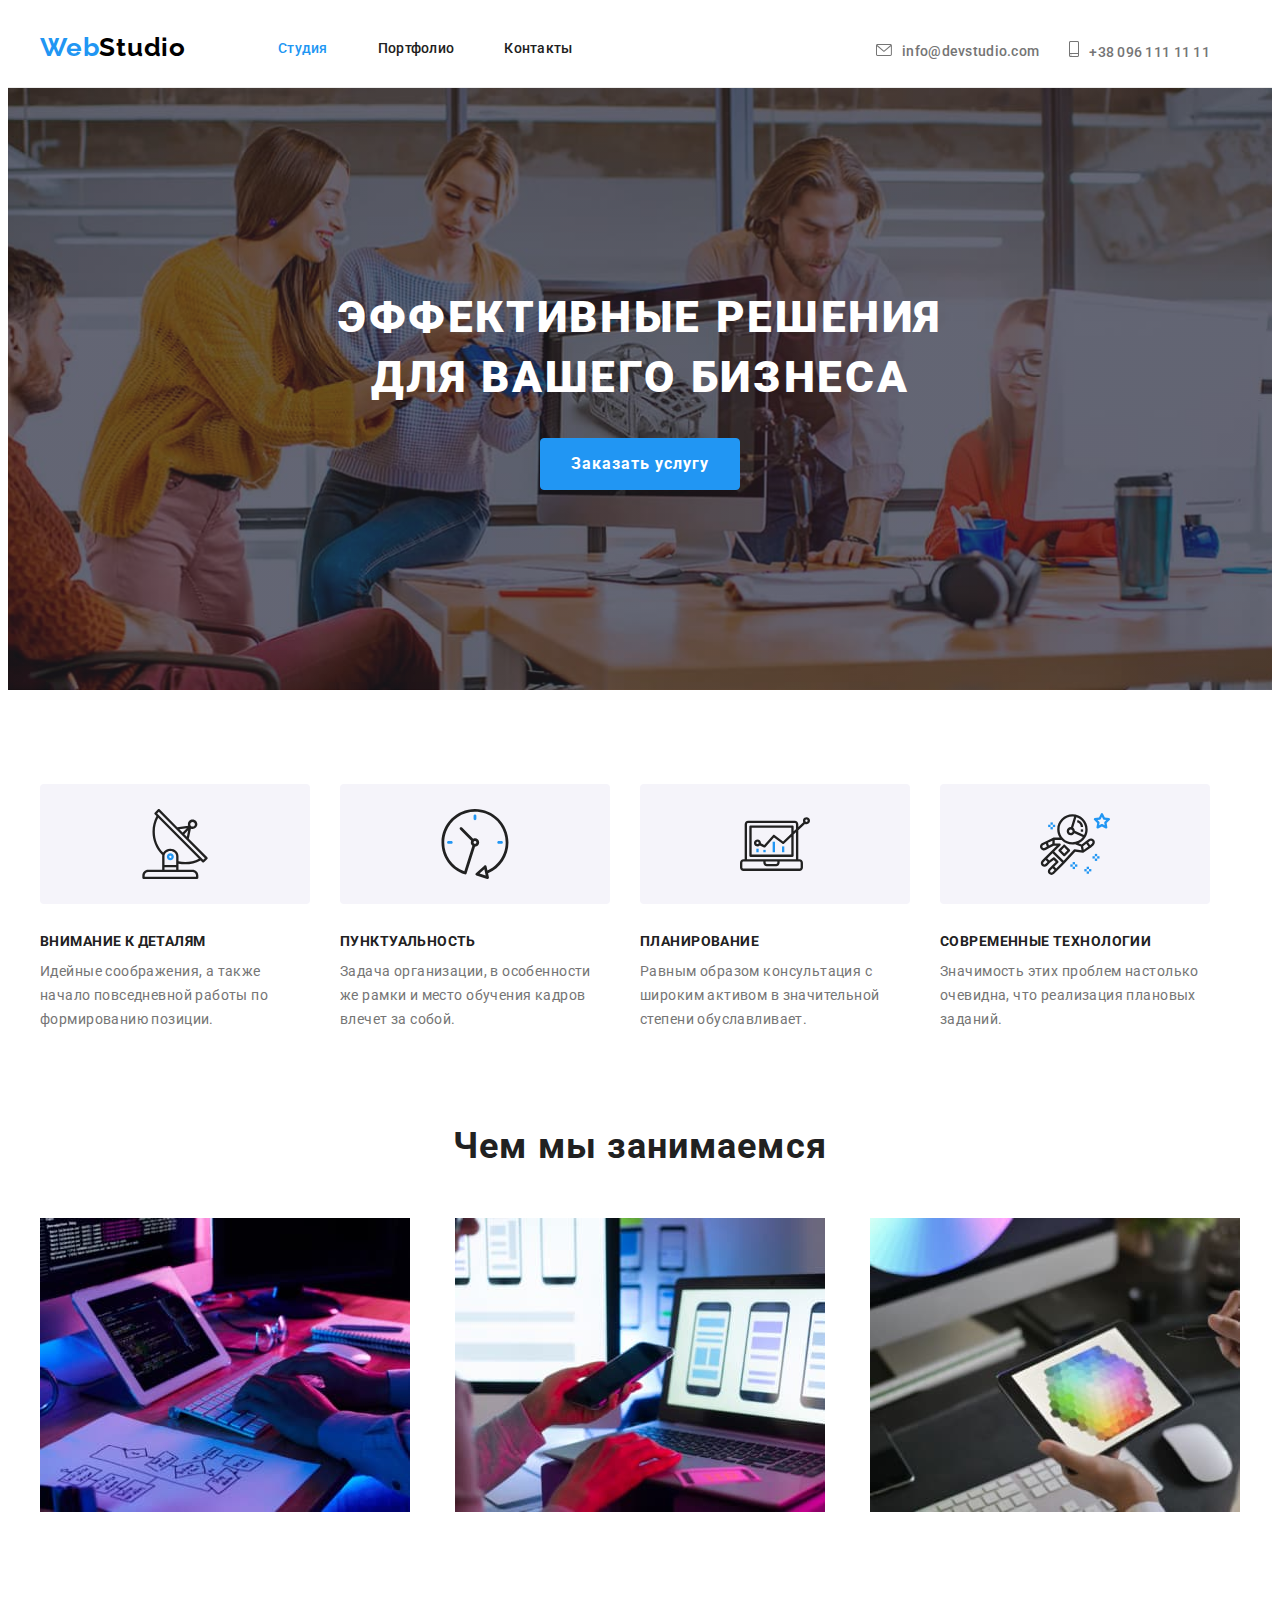
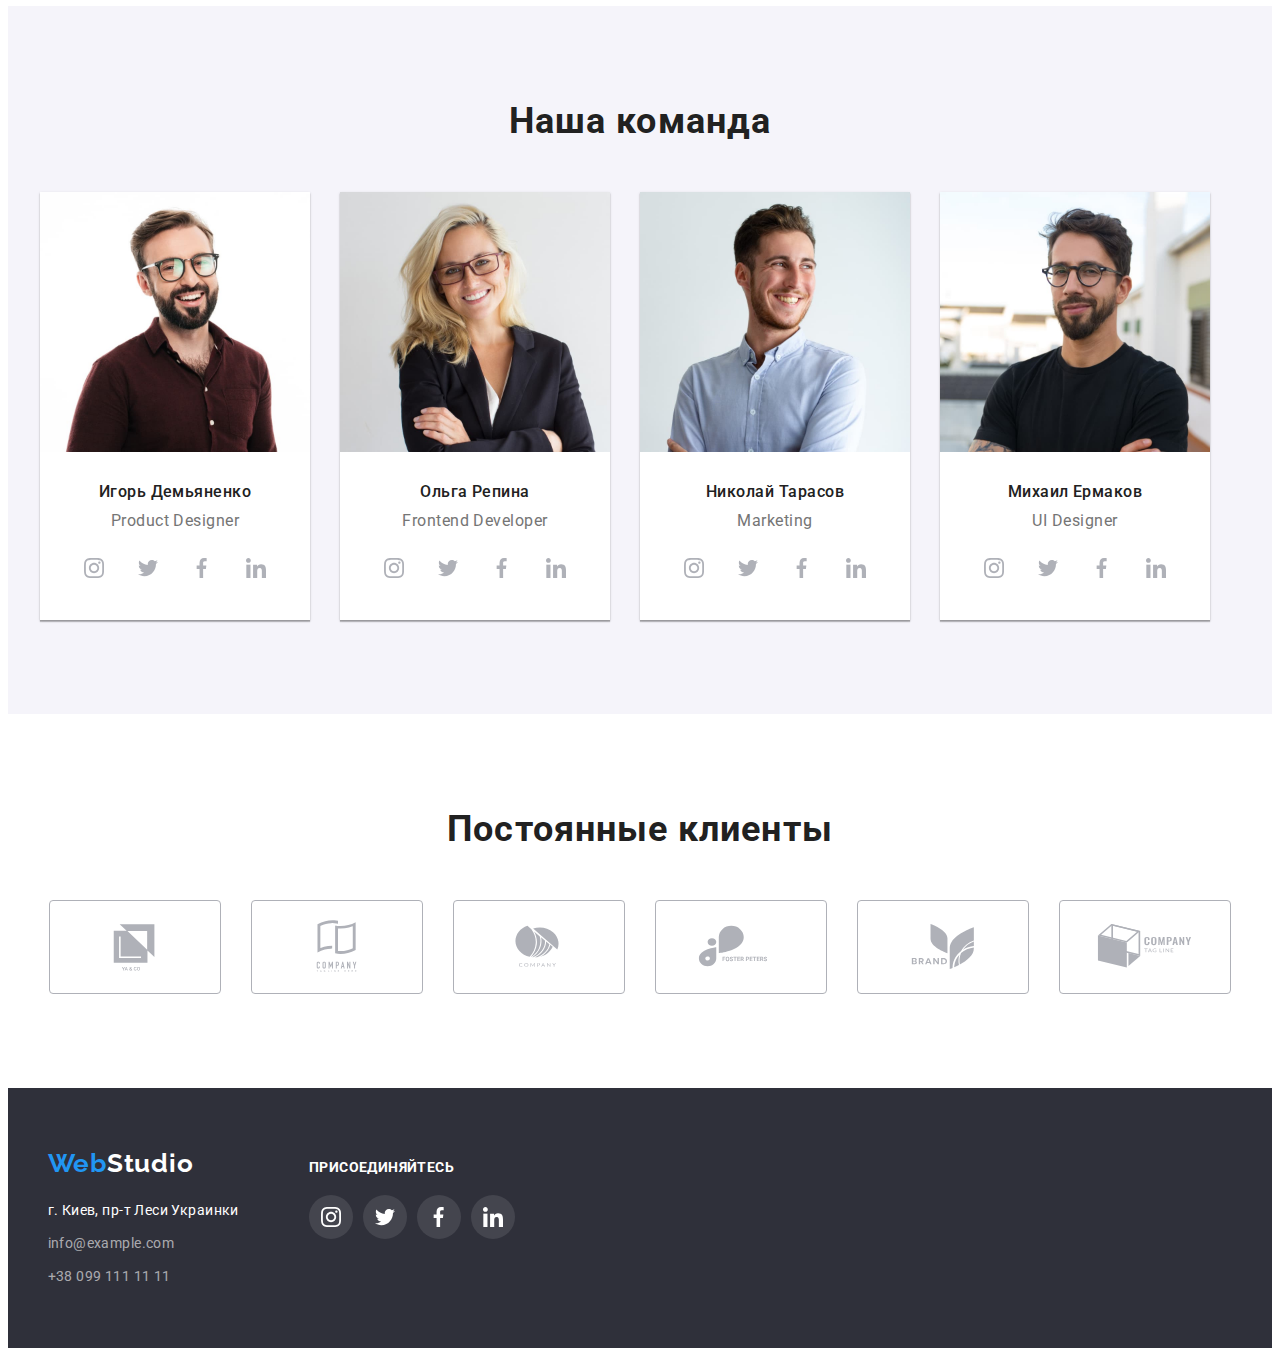
<file: index.html>
<!DOCTYPE html>
<html lang="ru">
<head>
    <meta charset="UTF-8">
    <meta http-equiv="X-UA-Compatible" content="IE=edge">
    <meta name="viewport" content="width=device-width, initial-scale=1.0">
    <title>Document</title>
    <link rel="preconnect" href="https://fonts.googleapis.com">
    <link rel="preconnect" href="https://fonts.gstatic.com" crossorigin>
    <link href="https://fonts.googleapis.com/css2?family=Raleway:wght@700&family=Roboto:wght@400;500;700;900&display=swap" rel="stylesheet">
    <link rel="stylesheet" href="https://cdnjs.cloudflare.com/ajax/libs/modern-normalize/1.1.0/modern-normalize.min.css"
        integrity="sha512-wpPYUAdjBVSE4KJnH1VR1HeZfpl1ub8YT/NKx4PuQ5NmX2tKuGu6U/JRp5y+Y8XG2tV+wKQpNHVUX03MfMFn9Q=="
        crossorigin="anonymous" referrerpolicy="no-referrer" />
    <link rel="stylesheet" href="./css/styles.css">
</head>
<body>
<header class="header">
    <div class="container header-container">
        <nav class="navigation">
            <a class="logo link" href="index.html" lang="en"><span class="header-logo">Web</span>Studio</a>
            <ul class="nav-list list">
                <li class="nav-list-item">
                    <a class="nav-list-link link active" href="index.html">Студия</a>
                </li> 
                <li class="nav-list-item">
                    <a class="nav-list-link link" href="portfolio.html">Портфолио</a>
                </li>
                <li class="nav-list-item">
                    <a class="nav-list-link link" href="/">Контакты</a>
                </li>
            </ul>
        </nav> 
            <ul class="contacts list">
                <li class="header-list-link">
                    <a class="header-contact-mail contact-number link" href="mailto:info@devstudio.com">
                        <svg class="icon-mail" width="16" height="12">
                            <use href="./images/svg/sprite.svg#mail"></use>
                        </svg>info@devstudio.com
                    </a>
                </li>
                <li class="header-list-link">
                    <a class="header-contact-mail contact-mail link" href="tel:+380961111111">
                        <svg class="icon-smartphone" width="10" height="16">
                            <use href="./images/svg/sprite.svg#smartphone"></use>
                        </svg>+38 096 111 11 11
                    </a>
                </li>
            </ul>
    </div>    
</header>

<main>
    <section class="main-section">
        <div class="container">
            <h1 class="primary-title">Эффективные решения для вашего бизнеса</h1>
            <button class="modal-btn">Заказать услугу</button>
        </div>
    </section>
    <section class="section">
        <div class="container">
            <h2 class="visually-hidden">Эфективные решения для бизнеса</h2>
            <ul class="decisions-list ">
                <li class="decisions-item">
                    <div class="first-icons">
                        <svg class="icons-decisions" width ="70" height="70">
                            <use href="./images/svg/sprite.svg#antenna"></use>                                            </use>
                        </svg>
                    </div>
                    <h3 class="decisions-title title">Внимание к деталям</h3>
                    <p class="decisions-text">Идейные соображения, а также начало повседневной работы по формированию позиции.</p>
                </li>
                <li class="decisions-item">
                    <div class="first-icons">
                        <svg class="icons-decisions" width="70" height="70">
                            <use href="./images/svg/sprite.svg#clock"></use>
                        </svg>
                    </div>
                    <h3 class="decisions-title title">Пунктуальность</h3>
                    <p class="decisions-text">Задача организации, в особенности же рамки и место обучения кадров влечет за собой.</p>
                </li>
                <li class="decisions-item">
                    <div class="first-icons">
                        <svg class="icons-decisions" width="70" height="70">
                            <use href="./images/svg/sprite.svg#diagram"></use>
                        </svg>
                    </div>
                    <h3 class="decisions-title title">Планирование</h3>
                    <p class="decisions-text">Равным образом консультация с широким активом в значительной степени обуславливает.</p>
                </li>
                <li class="decisions-item">
                    <div class="first-icons">
                        <svg class="icons-decisions" width="70" height="70">
                            <use href="./images/svg/sprite.svg#astronaut"></use>
                        </svg>
                    </div>
                    <h3 class="decisions-title title">Современные технологии</h3>
                    <p class="decisions-text">Значимость этих проблем настолько очевидна, что реализация плановых заданий.</p>
                </li>
            </ul>
        </div>
    </section>
    <section class="about section">
        <div class="container">
        <h2 class="about-title">Чем мы занимаемся</h2>
        <ul class="about-list">
            <li>
                <img class="about-img" src="./images/activities/activity1.jpg" width="370" alt="человек програмирует за ноутбуком">
            </li>
            <li>
                <img class="about-img" src="./images/activities/activity2.jpg" width="370" alt="человек держит телефон и смотрит на ноутбук">
            </li>
            <li>
                <img class="about-img" src="./images/activities/activity3.jpg" width="370" alt="человек програмирует за ноутбуком" title="Hello">
            </li>
        </ul>
        </div>
    </section>
    <section class="about-team section">
        <div class="container">
            <h2 class="about-team-title" >Наша команда</h2>
                <ul class="team-list">
                    <li class="workers-list">
                        <img src="./images/workers/worker1.jpg" width="270" alt="улыбающийся парень в очках">
                        <div class="workers-title">
                            <h3 class="team-title title">Игорь Демьяненко</h3>
                            <p class="team-text" lang="en">Product Designer</p>
                            <ul class="social-list">
                                <li class="social-list-link">
                                    <a class="social-link" href="">
                                        <svg class="social-icons" width="20" height="20">
                                            <use href="./images/svg/sprite.svg#instagram"></use>
                                        </svg>
                                    </a>
                                </li>
                                <li class="social-list-link">
                                    <a class="social-link" href="">
                                        <svg class="social-icons" width="20" height="20">
                                            <use href="./images/svg/sprite.svg#twitter"></use>
                                        </svg>
                                    </a>
                                </li>
                                <li class="social-list-link">
                                    <a class="social-link" href="">
                                        <svg class="social-icons" width="20" height="20">
                                            <use href="./images/svg/sprite.svg#facebook"></use>
                                        </svg>
                                    </a>
                                </li>
                                <li class="social-list-link">
                                    <a class="social-link" href="">
                                        <svg class="social-icons" width="20" height="20">
                                            <use href="./images/svg/sprite.svg#linkedin"></use>
                                        </svg>
                                    </a>
                                </li>
                            </ul>
                        </div>
                    </li>
                    <li class="workers-list">
                        <img src="./images/workers/worker2.jpg" width="270" alt="улыбающаяся девушка в очках">
                        <div class="workers-title">
                            <h3 class="team-title title">Ольга Репина</h3>
                            <p class="team-text" lang="en">Frontend Developer</p>
                            <ul class="social-list">
                                <li class="social-list-link">
                                    <a class="social-link" href="">
                                        <svg class="social-icons" width="20" height="20">
                                            <use href="./images/svg/sprite.svg#instagram"></use>
                                        </svg>
                                    </a>
                                </li>
                                <li class="social-list-link">
                                    <a class="social-link" href="">
                                        <svg class="social-icons" width="20" height="20">
                                            <use href="./images/svg/sprite.svg#twitter"></use>
                                        </svg>
                                    </a>
                                </li>
                                <li class="social-list-link">
                                    <a class="social-link" href="">
                                        <svg class="social-icons" width="20" height="20">
                                            <use href="./images/svg/sprite.svg#facebook"></use>
                                        </svg>
                                    </a>
                                </li>
                                <li class="social-list-link">
                                    <a class="social-link" href="">
                                        <svg class="social-icons" width="20" height="20">
                                            <use href="./images/svg/sprite.svg#linkedin"></use>
                                        </svg>
                                    </a>
                                </li>
                            </ul>
                        </div>
                    </li>
                    <li class="workers-list">
                        <img src="./images/workers/worker3.jpg" width="270" alt="улыбающийся парень">
                        <div class="workers-title">
                            <h3 class="team-title title">Николай Тарасов</h3>
                            <p class="team-text" lang="en">Marketing</p>
                            <ul class="social-list">
                                <li class="social-list-link">
                                    <a class="social-link" href="">
                                        <svg class="social-icons" width="20" height="20">
                                            <use href="./images/svg/sprite.svg#instagram"></use>
                                        </svg>
                                    </a>
                                </li>
                                <li class="social-list-link">
                                    <a class="social-link" href="">
                                        <svg class="social-icons" width="20" height="20">
                                            <use href="./images/svg/sprite.svg#twitter"></use>
                                        </svg>
                                    </a>
                                </li>
                                <li class="social-list-link">
                                    <a class="social-link" href="">
                                        <svg class="social-icons" width="20" height="20">
                                            <use href="./images/svg/sprite.svg#facebook"></use>
                                        </svg>
                                    </a>
                                </li>
                                <li class="social-list-link">
                                    <a class="social-link" href="">
                                        <svg class="social-icons" width="20" height="20">
                                            <use href="./images/svg/sprite.svg#linkedin"></use>
                                        </svg>
                                    </a>
                                </li>
                            </ul>
                        </div>
                    </li>
                    <li class="workers-list">
                        <img src="./images/workers/worker4.jpg" width="270" alt="парень в очках">
                        <div class="workers-title">
                            <h3 class="team-title title">Михаил Ермаков</h3>
                            <p class="team-text" lang="en">UI Designer</p>
                            <ul class="social-list">
                                <li class="social-list-link">
                                    <a class="social-link" href="">
                                        <svg class="social-icons" width="20" height="20">
                                            <use href="./images/svg/sprite.svg#instagram"></use>
                                        </svg>
                                    </a>
                                </li>
                                <li class="social-list-link">
                                    <a class="social-link" href="">
                                        <svg class="social-icons" width="20" height="20">
                                            <use href="./images/svg/sprite.svg#twitter"></use>
                                        </svg>
                                    </a>
                                </li>
                                <li class="social-list-link">
                                    <a class="social-link" href="">
                                        <svg class="social-icons" width="20" height="20">
                                            <use href="./images/svg/sprite.svg#facebook"></use>
                                        </svg>
                                    </a>
                                </li>
                                <li class="social-list-link">
                                    <a class="social-link" href="">
                                        <svg class="social-icons" width="20" height="20">
                                            <use href="./images/svg/sprite.svg#linkedin"></use>
                                        </svg>
                                    </a>
                                </li>
                            </ul>
                        </div>
                    </li>
                </ul>
                
                
        </div>
    </section>
    <section class="clients section section">
        <div class="container">
            <h2 class="clients-title">Постоянные клиенты</h2>
            <ul class="clients-list">
                <li class="clients-link-list">
                    <a class="clients-link" href="">
                        <svg class="clients-icons" width="106" height="60">
                            <use href="./images/svg/sprite.svg#company1"></use>
                        </svg>
                    </a>
                </li>
                <li class="clients-link-list">
                    <a class="clients-link" href="">
                        <svg class="clients-icons" width="106" height="60">
                            <use href="./images/svg/sprite.svg#company2"></use>
                        </svg>
                    </a>
                </li>
                <li class="clients-link-list">
                    <a class="clients-link" href="">
                        <svg class="clients-icons" width="106" height="60">
                            <use href="./images/svg/sprite.svg#company3"></use>
                        </svg>
                    </a>
                </li>
                <li class="clients-link-list">
                    <a class="clients-link" href="">
                        <svg class="clients-icons" width="106" height="60">
                            <use href="./images/svg/sprite.svg#company4"></use>
                        </svg>
                    </a>
                </li>
                <li class="clients-link-list">
                    <a class="clients-link" href="">
                        <svg class="clients-icons" width="106" height="60">
                            <use href="./images/svg/sprite.svg#company5"></use>
                        </svg>
                    </a>
                </li>
                <li class="clients-link-list">
                    <a class="clients-link" href="">
                        <svg class="clients-icons" width="106" height="60">
                            <use href="./images/svg/sprite.svg#company6"></use>
                        </svg>
                    </a>
                </li>
            </ul>
        </div>
    </section>
</main>
<footer class="section-footer">
    <div class="container footer">
        <div class="logo-adress-footer">
            <a class="footer-logo link" href="index.html" lang="en"><span class="header-logo">Web</span>Studio</a>
            <address class="adress-list">
                <ul>
                    <li class="footer-list">
                        <a class="adress-link link adress" href="https://goo.gl/maps/UW7KjBwUC954BnBTA">г. Киев, пр-т Леси
                            Украинки</a>
                    </li>
                    <li class="footer-list">
                        <a class="mail-number-link link adress" href="mailto:info@example.com">info@example.com</a>
                    </li>
                    <li class="footer-list">
                        <a class="mail-number-link link adress" href="tel:+380991111111">+38 099 111 11 11</a>
                    </li>
                </ul>
            </address>
        </div>
        <div class="join-footer">
                <h2 class="footer-title">присоединяйтесь</h2>
                <ul class="social-list-footer">
                    <li class="social-list-link-footer">
                        <a class="social-link-footer" href="">
                            <svg class="social-icons-footer" width="20" height="20">
                                <use href="./images/svg/sprite.svg#instagram"></use>
                            </svg>
                        </a>
                    </li>
                    <li class="social-list-link-footer">
                        <a class="social-link-footer" href="">
                            <svg class="social-icons-footer" width="20" height="20">
                                <use href="./images/svg/sprite.svg#twitter"></use>
                            </svg>
                        </a>
                    </li>
                    <li class="social-list-link-footer">
                        <a class="social-link-footer" href="">
                            <svg class="social-icons-footer" width="20" height="20">
                                <use href="./images/svg/sprite.svg#facebook"></use>
                            </svg>
                        </a>
                    </li>
                    <li class="social-list-link-footer">
                        <a class="social-link-footer" href="">
                            <svg class="social-icons-footer" width="20" height="20">
                                <use href="./images/svg/sprite.svg#linkedin"></use>
                            </svg>
                        </a>
                    </li>
                </ul>
        </div>
    </div>
</footer>

</body>
</html>
</file>
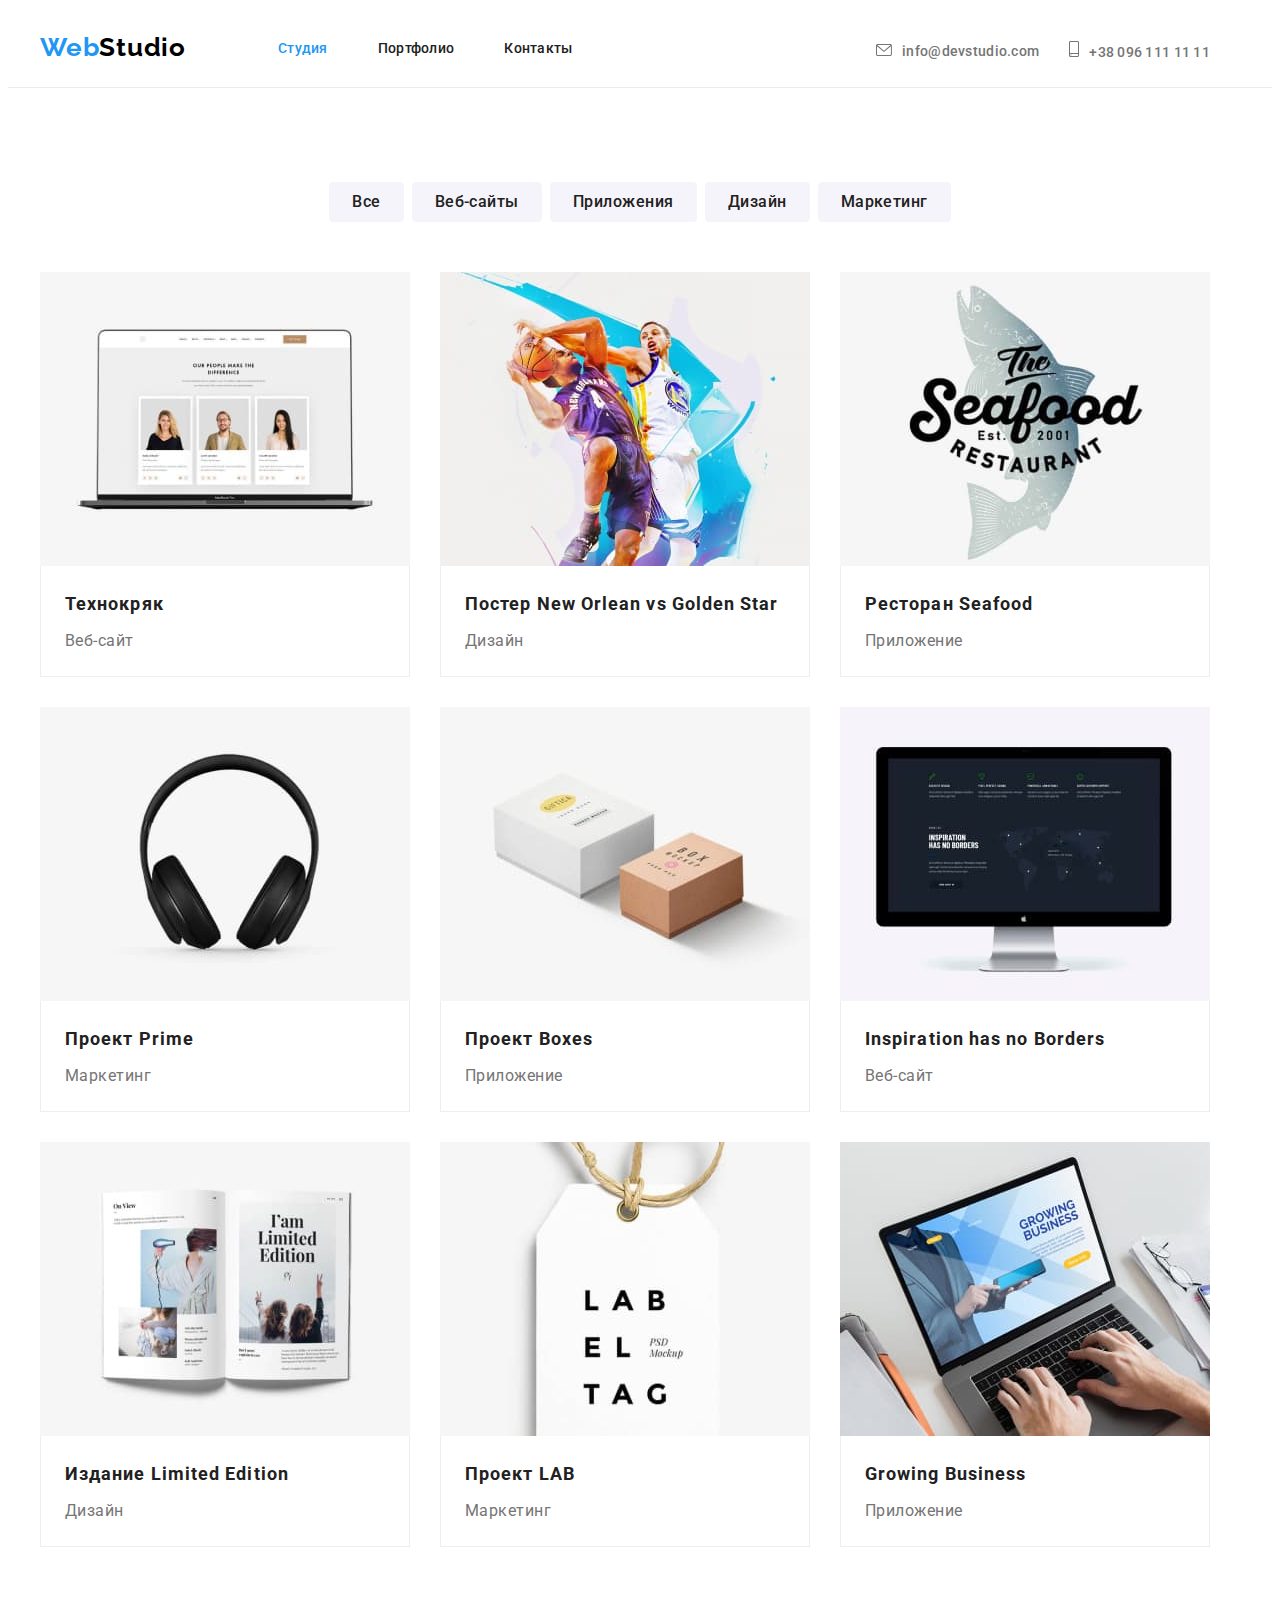
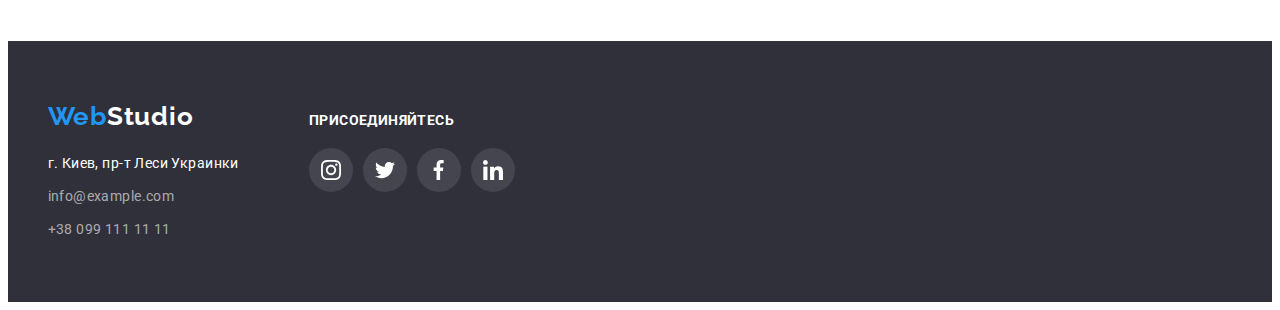
<file: portfolio.html>
<!DOCTYPE html>
<html lang="ru">

<head>
    <meta charset="UTF-8">
    <meta http-equiv="X-UA-Compatible" content="IE=edge">
    <meta name="viewport" content="width=device-width, initial-scale=1.0">
    <title>Document</title>
    <link rel="preconnect" href="https://fonts.googleapis.com">
    <link rel="preconnect" href="https://fonts.gstatic.com" crossorigin>
    <link href="https://fonts.googleapis.com/css2?family=Raleway:wght@700&family=Roboto:wght@400;500;700;900&display=swap" rel="stylesheet">
    <link rel="stylesheet" href="https://cdnjs.cloudflare.com/ajax/libs/modern-normalize/1.1.0/modern-normalize.min.css"
        integrity="sha512-wpPYUAdjBVSE4KJnH1VR1HeZfpl1ub8YT/NKx4PuQ5NmX2tKuGu6U/JRp5y+Y8XG2tV+wKQpNHVUX03MfMFn9Q=="
        crossorigin="anonymous" referrerpolicy="no-referrer" />
    <link rel="stylesheet" href="./css/styles.css">
</head>

<body>
    <header class="header">
        <div class="container header-container">
            <nav class="navigation">
                <a class="logo link" href="index.html" lang="en"><span class="header-logo">Web</span>Studio</a>
                <ul class="nav-list list">
                    <li class="nav-list-item">
                        <a class="nav-list-link link active" href="index.html">Студия</a>
                    </li>
                    <li class="nav-list-item">
                        <a class="nav-list-link link" href="portfolio.html">Портфолио</a>
                    </li>
                    <li class="nav-list-item">
                        <a class="nav-list-link link" href="/">Контакты</a>
                    </li>
                </ul>
            </nav>
            <ul class="contacts list">
                <li class="header-list-link">
                    <a class="header-contact-mail contact-number link" href="mailto:info@devstudio.com">
                        <svg class="icon-mail" width="16" height="12">
                            <use href="./images/svg/sprite.svg#mail"></use>
                        </svg>info@devstudio.com
                    </a>
                </li>
                <li class="header-list-link">
                    <a class="header-contact-mail contact-mail link" href="tel:+380961111111">
                        <svg class="icon-smartphone" width="10" height="16">
                            <use href="./images/svg/sprite.svg#smartphone"></use>
                        </svg>+38 096 111 11 11
                    </a>
                </li>
            </ul>
        </div>
    </header>

    <main>
        <section class="section">
            <div class="container">
                <h1 class="visually-hidden">Портфолио</h1>
                <ul class="portfolio-btn-list">
                    <li class="portfolio-list">
                        <button class="btn-list" type="button">Все</button>
                    </li>
                    <li class="portfolio-list">
                        <button class="btn-list" type="button">Веб-сайты</button>
                    </li>
                    <li class="portfolio-list">
                        <button class="btn-list" type="button">Приложения</button>
                    </li>
                    <li class="portfolio-list">
                        <button class="btn-list" type="button">Дизайн</button>
                    </li>
                    <li class="portfolio-list">
                        <button class="btn-list" type="button">Маркетинг</button>
                    </li>
                </ul>
                <ul class="examples-list">
                    <li class="examples">
                        <a class="portfolio-examples-link link" href="">
                            <img class="examples-img" src="./images/portfolio_examples/example1.jpg.jpg"  width="370" alt="команда из троих работников в ноутбуке">
                            <div class="examples-title-text">
                                <h2 class="examples-title">Технокряк</h2>
                                <p class="examples-text">Веб-сайт</p>
                            </div>
                        </a>
                    </li>
                    <li class="examples">
                        <a class="portfolio-examples-link link" href="">
                            <img class="examples-img" src="./images/portfolio_examples/example2.jpg.jpg"  width="370" alt="два баскетболиста с мячом">
                            <div class="examples-title-text">
                                <h2 class="examples-title" lang="en" >Постер New Orlean vs Golden Star</h2>
                                <p class="examples-text">Дизайн</p>
                            </div>
                        </a>
                    </li>
                    <li class="examples">
                        <a class="portfolio-examples-link link" href="">
                            <img class="examples-img" src="./images/portfolio_examples/example3.jpg.jpg"  width="370" alt="логотип ресторана морсой еды">
                            <div class="examples-title-text">
                                <h2 class="examples-title" lang="en">Ресторан Seafood</h2>
                                <p class="examples-text">Приложение</p>
                            </div>
                        </a>
                    </li>
                    <li class="examples">
                        <a class="portfolio-examples-link link" href="">
                            <img class="examples-img" src="./images/portfolio_examples/example4.jpg.jpg"  width="370" alt="чёрные мониторные наушники">
                            <div class="examples-title-text">
                                <h2 class="examples-title" lang="en">Проект Prime</h2>
                                <p class="examples-text">Маркетинг</p>
                            </div>
                        </a>
                    </li>
                    <li class="examples">
                        <a class="portfolio-examples-link link" href="">
                            <img class="examples-img" src="./images/portfolio_examples/example5.jpg.jpg"  width="370" alt="белая и корочневая коробки">
                            <div class="examples-title-text">
                                <h2 class="examples-title" lang="en">Проект Boxes</h2>
                                <p class="examples-text">Приложение</p>
                            </div>
                        </a>
                    </li>
                    <li class="examples">
                        <a class="portfolio-examples-link link" href="">
                            <img class="examples-img" src="./images/portfolio_examples/example6.jpg.jpg"  width="370" alt="монитор Apple">
                            <div class="examples-title-text">
                                <h2 class="examples-title" lang="en">Inspiration has no Borders</h2>
                                <p class="examples-text">Веб-сайт</p>
                            </div>
                        </a>
                    </li>
                    <li class="examples">
                        <a class="portfolio-examples-link link" href="">
                            <img class="examples-img" src="./images/portfolio_examples/example7.jpg.jpg"  width="370" alt="раскрытый журнал">
                            <div class="examples-title-text">
                                <h2 class="examples-title" lang="en">Издание Limited Edition</h2>
                                <p class="examples-text">Дизайн</p>
                            </div>
                        </a>
                    </li>
                    <li class="examples">
                        <a class="portfolio-examples-link link" href="">
                            <img class="examples-img" src="./images/portfolio_examples/example8.jpg.jpg"  width="370" alt="большая бирка">
                            <div class="examples-title-text">
                                <h2 class="examples-title" lang="en">Проект LAB</h2>
                                <p class="examples-text">Маркетинг</p>
                            </div>
                        </a>
                    </li>
                    <li class="examples">
                        <a class="portfolio-examples-link link" href="">
                            <img class="examples-img" src="./images/portfolio_examples/example9.jpg.jpg"  width="370" alt="руки мужчины работающего за ноутбуком">
                            <div class="examples-title-text">
                                <h2 class="examples-title" lang="en">Growing Business</h2>
                                <p class="examples-text">Приложение</p>
                            </div>
                        </a>
                    </li>
                </ul>
            </div>
        </section>
    </main>
    <footer class="section-footer">
    <div class="container footer">
        <div class="logo-adress-footer">
            <a class="footer-logo link" href="index.html" lang="en"><span class="header-logo">Web</span>Studio</a>
            <address class="adress-list">
                <ul>
                    <li class="footer-list">
                        <a class="adress-link link adress" href="https://goo.gl/maps/UW7KjBwUC954BnBTA">г. Киев, пр-т Леси
                            Украинки</a>
                    </li>
                    <li class="footer-list">
                        <a class="mail-number-link link adress" href="mailto:info@example.com">info@example.com</a>
                    </li>
                    <li class="footer-list">
                        <a class="mail-number-link link adress" href="tel:+380991111111">+38 099 111 11 11</a>
                    </li>
                </ul>
            </address>
        </div>
        <div class="join-footer">
                <h2 class="footer-title">присоединяйтесь</h2>
                <ul class="social-list-footer">
                    <li class="social-list-link-footer">
                        <a class="social-link-footer" href="">
                            <svg class="social-icons-footer" width="20" height="20">
                                <use href="./images/svg/sprite.svg#instagram"></use>
                            </svg>
                        </a>
                    </li>
                    <li class="social-list-link-footer">
                        <a class="social-link-footer" href="">
                            <svg class="social-icons-footer" width="20" height="20">
                                <use href="./images/svg/sprite.svg#twitter"></use>
                            </svg>
                        </a>
                    </li>
                    <li class="social-list-link-footer">
                        <a class="social-link-footer" href="">
                            <svg class="social-icons-footer" width="20" height="20">
                                <use href="./images/svg/sprite.svg#facebook"></use>
                            </svg>
                        </a>
                    </li>
                    <li class="social-list-link-footer">
                        <a class="social-link-footer" href="">
                            <svg class="social-icons-footer" width="20" height="20">
                                <use href="./images/svg/sprite.svg#linkedin"></use>
                            </svg>
                        </a>
                    </li>
                </ul>
        </div>
    </div>
</footer>
</body>

</html>
</file>
<file: css/styles.css>
:root {
  --primary-font-family: "Roboto", sans-serif;
  --secondary-font-family: "Raleway", sans-serif;
  --logo-text-color: #000000;
  --primary-text-color: #212121;
  --tittle-text-color: #757575;
  --light-color: #ffffff;
  --background-color-bnt-light: #f5f4fa;
  --background-color-btn-colored: #188ce8;
  --acent-color: #2196f3;
  --background-color-text: #2f303a;
}

body {
  font-family: var(--primary-font-family);
  color: var(--primary-text-color);
}
h1,
h2,
h3,
h4,
p {
  margin-top: 0;
  margin-bottom: 0;
}
ul {
  margin-top: 0;
  margin-bottom: 0;
  padding-left: 0;
}
img {
  display: block;
  height: auto;
}
ul {
  list-style: none;
}
.link {
  text-decoration: none;
}
.container {
  width: 1200px;
  padding-right: 15px;
  padding-left: 15px;
  margin-left: auto;
  margin-right: auto;
}
.section {
  padding-top: 94px;
  padding-bottom: 94px;
}
.title {
  margin-bottom: 10px;
}

.visually-hidden {
  position: absolute;
  width: 1px;
  height: 1px;
  margin: -1px;
  border: 0;
  padding: 0;
  white-space: nowrap;
  clip-path: inset(100%);
  clip: rect(0 0 0 0);
  overflow: hidden;
}

/*START HEADER*/
.header {
  padding-top: 24px;
  padding-bottom: 24px;
  border-bottom: 1px solid #ececec;
}
.header-container {
  display: flex;
  align-items: center;
  justify-content: space-between;
}
.header-logo {
  font-family: var(--secondary-font-family);
  font-weight: 700;
  font-size: 26px;
  line-height: 1.19;
  letter-spacing: 0.03em;
  color: var(--acent-color);
}
.logo {
  font-family: var(--secondary-font-family);
  font-weight: 700;
  font-size: 26px;
  line-height: 1.19;
  letter-spacing: 0.03em;
  color: var(--logo-text-color);
  margin-right: 92px;
}
.navigation {
  display: flex;
  align-items: center;
}
.nav-list {
  display: flex;
  align-items: center;
}
.nav-list-item:not(:last-child) {
  margin-right: 50px;
}
.nav-list-link {
  font-weight: 500;
  font-size: 14px;
  line-height: 1.14;
  letter-spacing: 0.02em;
  color: var(--primary-text-color);
}
.active {
  color: var(--acent-color);
}
.nav-list-link:hover,
.contact-mail:hover,
.contact-number:focus,
.contact-number:hover,
.nav-list-link:focus,
.contact-mail:focus {
  color: var(--acent-color);
  cursor: pointer;
}

.contacts {
  display: flex;
  align-items: center;
}

.header-contact-mail {
  fill: var(--tittle-text-color);
  margin-right: 30px;
  font-weight: 500;
  font-size: 14px;
  line-height: 1.14;
  letter-spacing: 0.02em;
  color: var(--tittle-text-color);
}
.header-contact-mail:hover,
.header-contact-mail:focus {
  fill: var(--acent-color);
}
.icon-mail {
  margin-top: 10px;
}
.icon-smartphone {
  margin-top: 8px;
}
.icon-mail,
.icon-smartphone {
  margin-right: 10px;
}

/*END HEADER*/

/*START MAIN SECTION*/
.main-section {
  background-color: var(--background-color-text);
  padding-top: 200px;
  padding-bottom: 200px;
  background-image: linear-gradient(
      rgba(47, 48, 58, 0.4),
      rgba(47, 48, 58, 0.4)
    ),
    url(../images/main_img/bg.jpg);
  background-size: cover;
  background-repeat: no-repeat;
  background-position: center;
  margin-left: auto;
  margin-right: auto;
  max-width: 1600px;
}

.primary-title {
  margin-left: 252px;
  margin-right: 252px;
  width: 696px;
  margin-bottom: 30px;
  font-weight: 900;
  font-size: 44px;
  line-height: 1.36;
  letter-spacing: 0.06em;
  text-transform: uppercase;
  color: var(--light-color);
  text-align: center;
}
.modal-btn {
  display: block;
  margin-left: 500px;
  margin-right: 500px;
  min-width: 200px;
  padding: 10px 16px;
  border: 1px solid var(--acent-color);
  border-radius: 4px;
  font-family: inherit;
  font-weight: 700;
  font-size: 16px;
  line-height: 1.88;
  letter-spacing: 0.06em;
  color: var(--light-color);
  background-color: var(--acent-color);
  cursor: pointer;
}
.modal-btn:hover,
.modal-btn:focus {
  background-color: var(--background-color-btn-colored);
}
.icons-list-decisions {
  display: flex;
}
.icons-item-decisions {
}
.icons-item-decisions:not(:last-child) {
  margin-right: 30px;
}
.first-icons {
  display: flex;
  justify-content: center;
  align-items: center;
}
.first-icons {
  width: 270px;
  height: 120px;
  background: #f5f4fa;
  border-radius: 4px;
  margin-bottom: 30px;
}

.decisions-list {
  display: flex;
}
.decisions-item:not(:last-child) {
  margin-right: 30px;
}

.decisions-item {
  width: 270px;
}
.decisions-title {
  font-weight: 700;
  font-size: 14px;
  line-height: 1.14;
  letter-spacing: 0.03em;
  text-transform: uppercase;
  color: var(--primary-text-color);
}
.decisions-text {
  font-size: 14px;
  line-height: 1.71;
  letter-spacing: 0.03em;
  color: var(--tittle-text-color);
}
.about {
  padding-top: 0;
}
.about-title,
.about-team-title {
  font-weight: 700;
  font-size: 36px;
  line-height: 1.17;
  text-align: center;
  letter-spacing: 0.03em;
  color: var(--primary-text-color);
  margin-bottom: 50px;
}
.about-list {
  display: flex;
  flex-wrap: wrap;
  justify-content: space-between;
}

.about-team {
  background-color: #f5f4fa;
}
.team-list {
  display: flex;
  flex-wrap: wrap;
}
.workers-list:not(:nth-child(4n)) {
  margin-right: 30px;
}
.workers-list {
  background-color: var(--light-color);
  box-shadow: 0px 1px 3px rgba(0, 0, 0, 0.12), 0px 1px 1px rgba(0, 0, 0, 0.14),
    0px 2px 1px rgba(0, 0, 0, 0.2);
}
.workers-title {
  padding: 30px 32px;
  text-align: center;
}
.team-title {
  font-weight: 500;
  font-size: 16px;
  line-height: 1.19;
  letter-spacing: 0.03em;
  color: var(--primary-text-color);
}
.team-text {
  font-size: 16px;
  line-height: 1.19;
  letter-spacing: 0.03em;
  color: var(--tittle-text-color);
}
.social-list {
  display: flex;
  justify-content: center;
  margin-top: 16px;
}
.social-list-link:not(:last-child) {
  margin-right: 10px;
}
.social-link {
  width: 44px;
  height: 44px;
  border-radius: 50%;
  display: flex;
  justify-content: center;
  align-items: center;
}
.social-link:hover .social-icons,
.social-link:focus .social-icons {
  fill: var(--light-color);
}
.social-link:hover,
.social-link:focus {
  background-color: var(--acent-color);
}
.social-icons {
  fill: #afb1b8;
}
.clients-list {
  display: flex;
  justify-content: center;
}

.clients-link-list:not(:last-child) {
  margin-right: 30px;
}
.clients-list {
  margin-top: 50px;
}

.clients-title {
  font-size: 36px;
  line-height: 42px;
  text-align: center;
  letter-spacing: 0.03em;
  color: var(--primary-text-color);
}
.clients-link {
  display: flex;
  justify-content: center;
  align-items: center;
  width: 170px;
  height: 92px;
  border: 1px solid #afb1b8;
  border-radius: 4px;
  color: #afb1b8;
}
.clients-icons {
  fill: #afb1b8;
}
.clients-link:hover .clients-icons,
.clients-link:focus .clients-icons {
  fill: var(--acent-color);
}
.clients-link:hover,
.clients-link:focus {
  border-color: var(--acent-color);
}

/*END MAIN SECTION*/

/*START FOOTER*/
.section-footer {
  background-color: var(--background-color-text);
  padding-top: 60px;
  padding-bottom: 60px;
  padding-left: 15px;
}
.logo-adress-footer {
  margin-right: 70px;
}
.footer-logo {
  color: var(--light-color);
  font-family: var(--secondary-font-family);
  font-weight: 700;
  font-size: 26px;
  line-height: 1.19;
  letter-spacing: 0.03em;
}

.adress-list {
  margin-top: 20px;
  font-style: normal;
}
.footer-list:not(:last-child) {
  margin-bottom: 9px;
}

.adress-link {
  font-size: 14px;
  line-height: 1.71;
  letter-spacing: 0.03em;
  color: var(--light-color);
}
.mail-number-link {
  font-size: 14px;
  line-height: 1.71;
  letter-spacing: 0.03em;
  color: rgba(255, 255, 255, 0.6);
}
.adress:hover,
.adress:focus {
  color: var(--acent-color);
}

.footer-title {
  font-size: 14px;
  line-height: 16px;
  letter-spacing: 0.03em;
  text-transform: uppercase;
  color: var(--light-color);
  margin-bottom: 20px;
}

.social-list-footer {
  display: flex;
}
.social-list-link-footer:not(:last-child) {
  margin-right: 10px;
}
.social-link-footer {
  display: flex;
  justify-content: center;
  align-items: center;
  width: 44px;
  height: 44px;
  border-radius: 50%;
  background: rgba(255, 255, 255, 0.1);
}
.social-link-footer:hover,
.social-link-footer:focus {
  background-color: var(--acent-color);
}
.social-icons-footer {
  fill: var(--light-color);
}
.footer {
  display: flex;
  align-items: baseline;
}
/*END FOOTER*/

/*====================PORTFOLIO================*/

/*START MAIN SECTION Portfolio*/
.portfolio-btn-list {
  display: flex;
  margin-bottom: 50px;
  justify-content: center;
}
.btn-list {
  font-family: inherit;
  font-weight: 500;
  font-size: 16px;
  line-height: 1.62;
  letter-spacing: 0.03em;
  color: var(--primary-text-color);
  background-color: var(--background-color-bnt-light);
  cursor: pointer;
  border-radius: 4px;
  border: 1px solid var(--background-color-bnt-light);
  padding: 6px 22px;
}

.portfolio-list:not(:last-child) {
  margin-right: 8px;
}
.btn-list:hover,
.btn-list:focus {
  font-family: inherit;
  background-color: var(--acent-color);
  color: var(--light-color);
  box-shadow: 0px 3px 1px rgba(0, 0, 0, 0.1), 0px 1px 2px rgba(0, 0, 0, 0.08),
    0px 2px 2px rgba(0, 0, 0, 0.12);
  border-radius: 4px;
  border-color: var(--acent-color);
}
.examples-list {
  display: flex;
  flex-wrap: wrap;
  margin-left: -30px;
  margin-top: -30px;
}
.examples {
  margin-left: 30px;
  margin-top: 30px;
}
.portfolio-examples-link {
  display: block;
}
.portfolio-examples-link:hover,
.portfolio-examples-link:focus {
  box-shadow: 0px 1px 1px rgba(0, 0, 0, 0.12), 0px 4px 4px rgba(0, 0, 0, 0.06),
    1px 4px 6px rgba(0, 0, 0, 0.16);
}
.examples-title-text {
  padding: 20px 24px;
  border-right: 1px solid #eeeeee;
  border-left: 1px solid #eeeeee;
  border-bottom: 1px solid #eeeeee;
}
.examples-title {
  font-weight: 700;
  font-size: 18px;
  line-height: 2;
  letter-spacing: 0.06em;
  color: var(--primary-text-color);
  margin-bottom: 4px;
}
.examples-text {
  font-size: 16px;
  line-height: 1.88;
  letter-spacing: 0.03em;
  color: var(--tittle-text-color);
}

/*END MAIN SECTION  Portfolio*/
</file>
